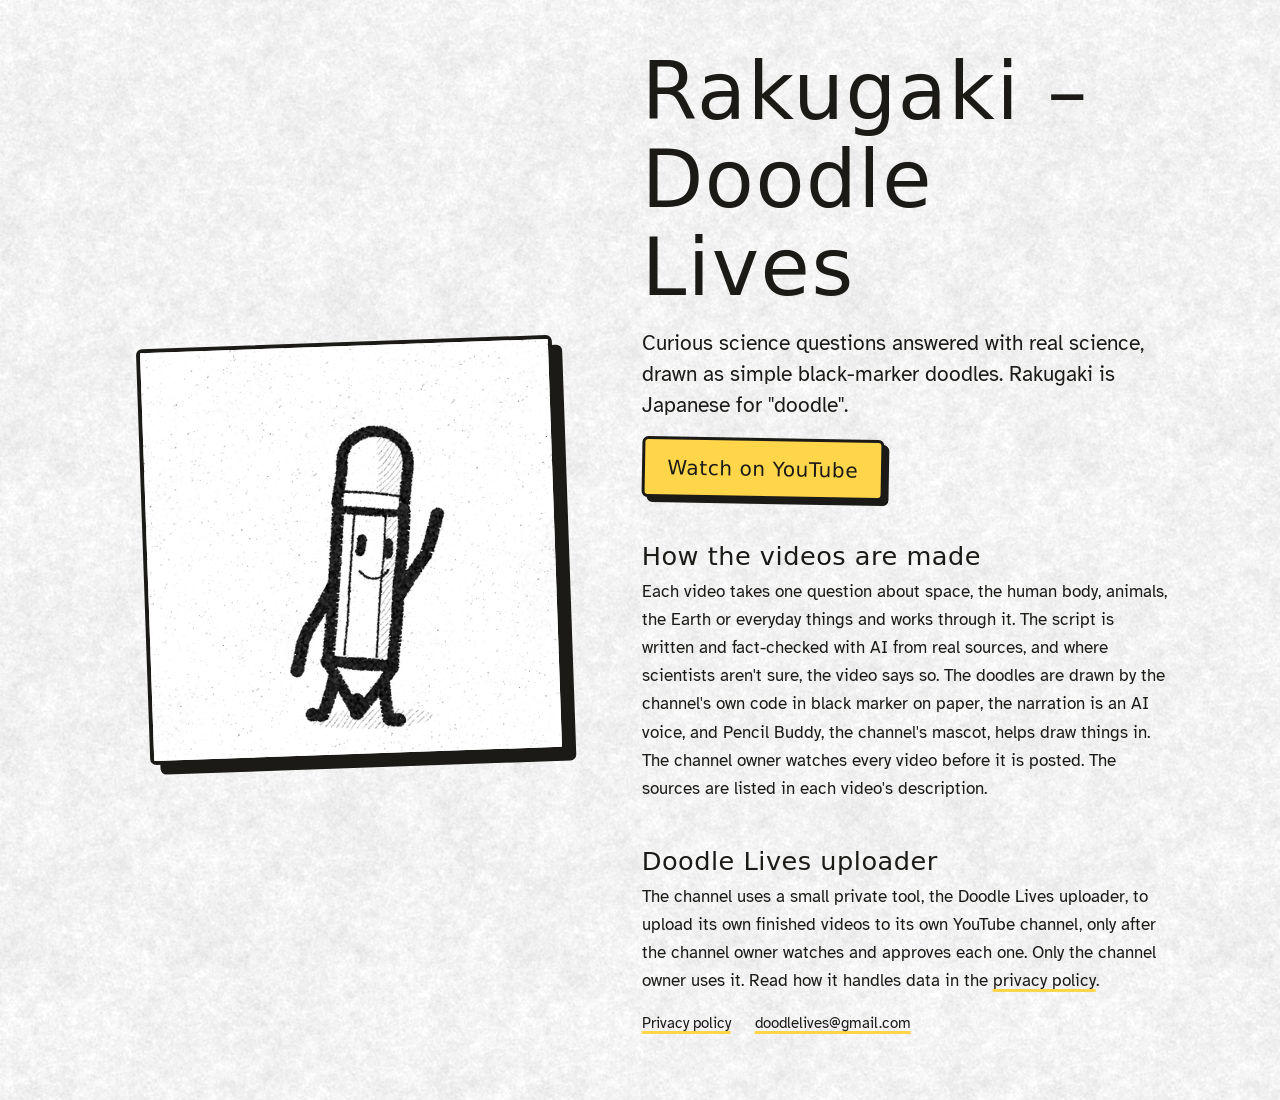
<file: index.html>
<!doctype html>
<html lang="en">
<head>
  <meta charset="utf-8">
  <meta name="viewport" content="width=device-width, initial-scale=1">
  <title>Rakugaki – Doodle Lives</title>
  <meta name="google-site-verification" content="aveCMrd0pq75n5CzUVZjSz2y483YGJ4K8Va3ghsWPww">
  <meta name="description" content="Curious science questions answered with real science, drawn as simple black-marker doodles.">
  <link rel="icon" href="img/pencil-buddy.png">
  <link rel="preconnect" href="https://fonts.googleapis.com">
  <link rel="preconnect" href="https://fonts.gstatic.com" crossorigin>
  <link href="https://fonts.googleapis.com/css2?family=Atkinson+Hyperlegible:wght@400;700&family=Permanent+Marker&display=swap" rel="stylesheet">
  <link rel="stylesheet" href="style.css?v=3">
</head>
<body>
  <main class="home">
    <figure class="cutout">
      <img src="img/pencil-buddy.png" width="500" height="500"
           alt="Pencil Buddy, the channel's mascot: a small pencil with an eraser on top, drawn in black marker on paper, waving.">
    </figure>

    <div class="words">
      <h1>Rakugaki – Doodle Lives</h1>
      <p class="lede">Curious science questions answered with real science, drawn as simple black-marker doodles. Rakugaki is Japanese for "doodle".</p>
      <a class="watch" href="https://www.youtube.com/@DoodleLives">Watch on YouTube</a>

      <h2>How the videos are made</h2>
      <p>Each video takes one question about space, the human body, animals, the Earth or everyday things and
        works through it. The script is written and fact-checked with AI from real sources, and where scientists
        aren't sure, the video says so. The doodles are drawn by the channel's own code in black marker on paper,
        the narration is an AI voice, and Pencil Buddy, the channel's mascot, helps draw things in. The channel
        owner watches every video before it is posted. The sources are listed in each video's description.</p>

      <h2>Doodle Lives uploader</h2>
      <p>The channel uses a small private tool, the Doodle Lives uploader, to upload its own finished videos to its
        own YouTube channel, only after the channel owner watches and approves each one. Only the channel owner uses
        it. Read how it handles data in the <a href="privacy.html">privacy policy</a>.</p>

      <p class="foot">
        <a href="privacy.html">Privacy policy</a>
        <a href="mailto:doodlelives@gmail.com">doodlelives@gmail.com</a>
      </p>
    </div>
  </main>
</body>
</html>
</file>
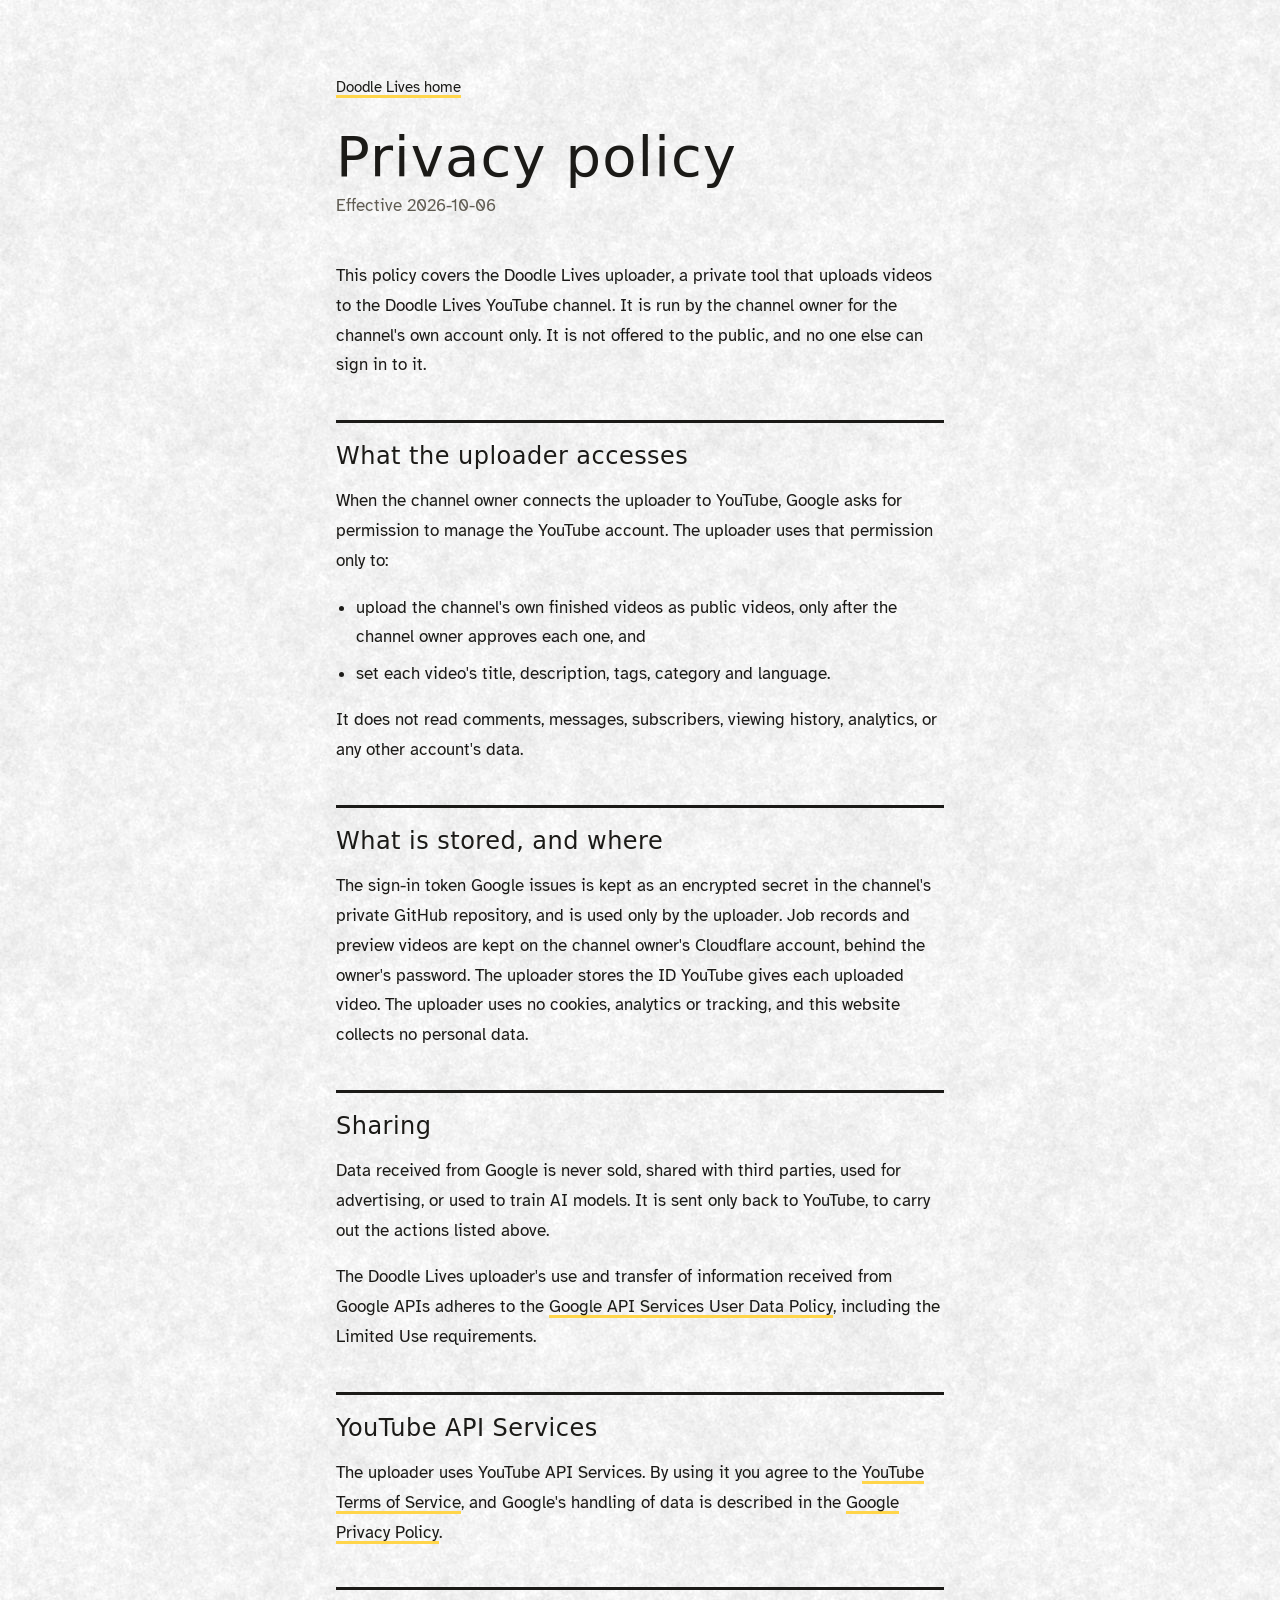
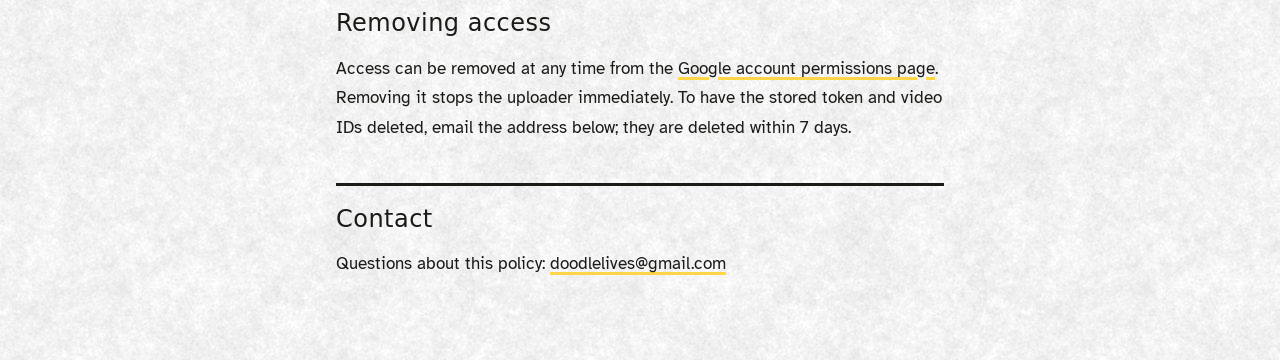
<file: privacy.html>
<!doctype html>
<html lang="en">
<head>
  <meta charset="utf-8">
  <meta name="viewport" content="width=device-width, initial-scale=1">
  <title>Privacy Policy | Doodle Lives</title>
  <meta name="description" content="How the Doodle Lives uploader uses and protects Google and YouTube account data.">
  <link rel="icon" href="img/pencil-buddy.png">
  <link rel="preconnect" href="https://fonts.googleapis.com">
  <link rel="preconnect" href="https://fonts.gstatic.com" crossorigin>
  <link href="https://fonts.googleapis.com/css2?family=Atkinson+Hyperlegible:wght@400;700&family=Permanent+Marker&display=swap" rel="stylesheet">
  <link rel="stylesheet" href="style.css?v=3">
</head>
<body>
  <main class="doc">
    <a class="back" href="index.html">Doodle Lives home</a>
    <h1>Privacy policy</h1>
    <p class="date">Effective 2026-10-06</p>

    <p>This policy covers the Doodle Lives uploader, a private tool that uploads videos to the Doodle Lives YouTube
      channel. It is run by the channel owner for the channel's own account only. It is not offered to the public,
      and no one else can sign in to it.</p>

    <h2>What the uploader accesses</h2>
    <p>When the channel owner connects the uploader to YouTube, Google asks for permission to manage the YouTube
      account. The uploader uses that permission only to:</p>
    <ul>
      <li>upload the channel's own finished videos as public videos, only after the channel owner approves each one, and</li>
      <li>set each video's title, description, tags, category and language.</li>
    </ul>
    <p>It does not read comments, messages, subscribers, viewing history, analytics, or any other account's data.</p>

    <h2>What is stored, and where</h2>
    <p>The sign-in token Google issues is kept as an encrypted secret in the channel's private GitHub repository,
      and is used only by the uploader. Job records and preview videos are kept on the channel owner's Cloudflare
      account, behind the owner's password. The uploader stores the ID YouTube gives each uploaded video. The
      uploader uses no cookies, analytics or tracking, and this website collects no personal data.</p>

    <h2>Sharing</h2>
    <p>Data received from Google is never sold, shared with third parties, used for advertising, or used to train
      AI models. It is sent only back to YouTube, to carry out the actions listed above.</p>
    <p>The Doodle Lives uploader's use and transfer of information received from Google APIs adheres to the
      <a href="https://developers.google.com/terms/api-services-user-data-policy">Google API Services User Data Policy</a>,
      including the Limited Use requirements.</p>

    <h2>YouTube API Services</h2>
    <p>The uploader uses YouTube API Services. By using it you agree to the
      <a href="https://www.youtube.com/t/terms">YouTube Terms of Service</a>, and Google's handling of data is
      described in the <a href="https://policies.google.com/privacy">Google Privacy Policy</a>.</p>

    <h2>Removing access</h2>
    <p>Access can be removed at any time from the
      <a href="https://myaccount.google.com/permissions">Google account permissions page</a>. Removing it stops the
      uploader immediately. To have the stored token and video IDs deleted, email the address below; they are
      deleted within 7 days.</p>

    <h2>Contact</h2>
    <p>Questions about this policy: <a href="mailto:doodlelives@gmail.com">doodlelives@gmail.com</a></p>
  </main>
</body>
</html>
</file>
<file: style.css>
:root {
  --paper: #eeece6;
  --ink: #1b1a17;
  --muted: #5f5b52;
  --gold: #ffd54a;
  --display: "Permanent Marker", "Comic Sans MS", system-ui, sans-serif;
  --body: "Atkinson Hyperlegible", system-ui, -apple-system, "Segoe UI", sans-serif;
}

* { box-sizing: border-box; }

html { -webkit-text-size-adjust: 100%; }

body {
  margin: 0;
  background: var(--paper) url("img/paper.jpg") repeat;   /* the same paper the videos are drawn on */
  color: var(--ink);
  font-family: var(--body);
  font-size: 1.0625rem;
  line-height: 1.65;
}

a { color: var(--ink); text-decoration-color: var(--gold); text-decoration-thickness: 3px; text-underline-offset: 3px; }
a:hover { text-decoration-color: var(--ink); }
a:focus-visible { outline: 3px solid var(--ink); outline-offset: 3px; border-radius: 2px; }

h1, h2 { font-family: var(--display); font-weight: 400; line-height: 1.1; letter-spacing: 0.02em; }

/* Home: the logo is a paper cut-out pinned on the left, the channel speaks on the right. */
.home {
  min-height: 100vh;
  display: grid;
  grid-template-columns: minmax(0, 1fr) minmax(0, 1.1fr);
  align-items: center;
  gap: clamp(1rem, 4vw, 4rem);
  max-width: 72rem;
  margin: 0 auto;
  padding: clamp(1rem, 4vw, 3rem);
}

.cutout {
  margin: 0;
  justify-self: center;
  width: min(100%, 26rem);
  background: #fff;
  border: 4px solid var(--ink);
  border-radius: 6px;
  box-shadow: 10px 10px 0 var(--ink);
  transform: rotate(-2deg);
}

.cutout img { display: block; width: 100%; height: auto; }

.words { max-width: 38rem; min-width: 0; }

.words h1 {
  margin: 0 0 1rem;
  font-size: clamp(2.2rem, 7vw, 5rem);     /* the marker font is wide: it must fit a phone */
  overflow-wrap: break-word;
}

.lede { font-size: 1.3rem; line-height: 1.5; margin: 0 0 2rem; }

.watch {
  display: inline-block;
  background: var(--gold);
  color: var(--ink);
  text-decoration: none;
  padding: 0.75rem 1.4rem 0.6rem;
  font-family: var(--display);
  font-size: 1.25rem;
  letter-spacing: 0.03em;
  border: 3px solid var(--ink);
  border-radius: 6px;
  box-shadow: 5px 5px 0 var(--ink);
  transform: rotate(1deg);
}
.watch:hover { box-shadow: 2px 2px 0 var(--ink); transform: translate(3px, 3px) rotate(1deg); }

.words h2 { font-size: 1.6rem; margin: 2.75rem 0 0.5rem; }
.words p { margin: 0 0 1rem; }

.foot { margin-top: 2.5rem; font-size: 0.95rem; color: var(--muted); }
.foot a { margin-right: 1.25rem; }

/* Privacy policy: one quiet reading column. */
.doc {
  max-width: 40rem;
  margin: 0 auto;
  padding: clamp(2rem, 6vw, 4.5rem) 1rem 4rem;
  line-height: 1.75;
}
.doc .back { font-size: 0.95rem; }
.doc h1 { font-size: clamp(2.5rem, 7vw, 3.5rem); margin: 1.5rem 0 0.25rem; }
.doc .date { color: var(--muted); margin: 0 0 2.5rem; }
.doc h2 { font-size: 1.5rem; margin: 2.5rem 0 0.5rem; padding-top: 1.25rem; border-top: 3px solid var(--ink); }
.doc ul { padding-left: 1.25rem; }
.doc li { margin-bottom: 0.4rem; }

@media (max-width: 760px) {
  .home { grid-template-columns: minmax(0, 1fr); min-height: 0; padding: 1.5rem 1rem 3rem; }
  .cutout { width: min(78%, 18rem); box-shadow: 6px 6px 0 var(--ink); }
}

@media (prefers-reduced-motion: no-preference) {
  .watch { transition: transform 0.12s, box-shadow 0.12s; }
}
</file>
